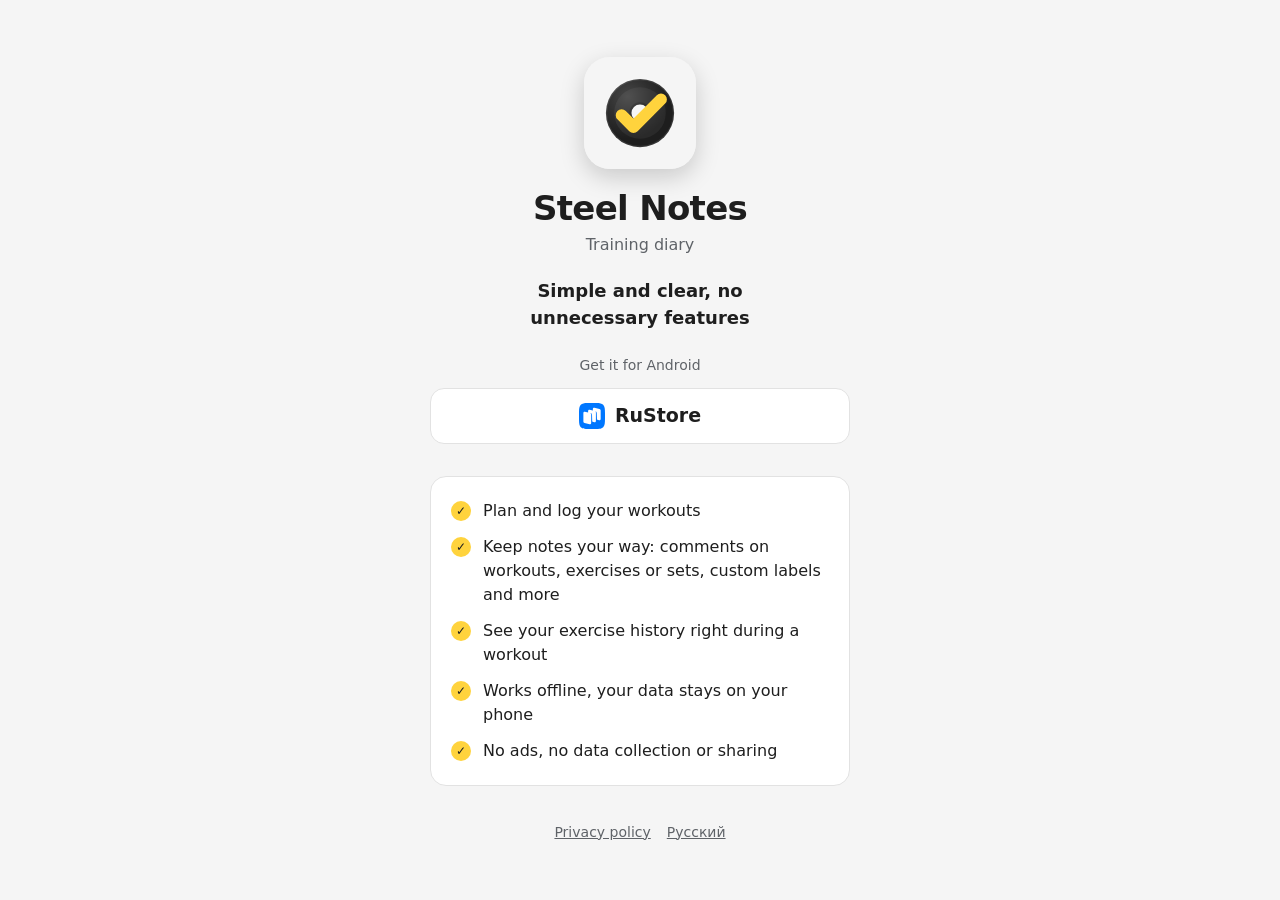
<file: index.html>
<!doctype html>
<html lang="ru"
      data-title-ru="Steel Notes — дневник тренировок"
      data-title-en="Steel Notes — training diary">
<head>
  <meta charset="utf-8">
  <meta name="viewport" content="width=device-width, initial-scale=1">
  <title>Steel Notes — дневник тренировок</title>
  <meta name="description" content="Steel Notes — офлайн-дневник тренировок. Отслеживай, анализируй, улучшай.">
  <meta name="theme-color" content="#f5f5f5" media="(prefers-color-scheme: light)">
  <meta name="theme-color" content="#1e1e1e" media="(prefers-color-scheme: dark)">

  <link rel="icon" href="img/icon.svg" type="image/svg+xml">
  <link rel="icon" href="img/favicon.png" sizes="48x48" type="image/png">
  <link rel="apple-touch-icon" href="img/icon.png">

  <!-- Превью ссылки в мессенджерах -->
  <meta property="og:type" content="website">
  <meta property="og:url" content="https://deniskn.github.io/steelnotes-app/">
  <meta property="og:site_name" content="Steel Notes">
  <meta property="og:title" content="Steel Notes — дневник тренировок">
  <meta property="og:description" content="Отслеживай, анализируй, улучшай — начни вести дневник!">
  <meta property="og:image" content="https://deniskn.github.io/steelnotes-app/img/icon.png">
  <meta property="og:image:width" content="1024">
  <meta property="og:image:height" content="1024">
  <meta name="twitter:card" content="summary">

  <link rel="stylesheet" href="style.css">
  <script src="lang.js"></script>
</head>
<body>
  <main class="landing">
    <img class="app-icon" src="img/icon.svg" width="112" height="112" alt="">

    <h1>Steel Notes</h1>
    <p class="tagline" lang="ru">Дневник тренировок</p>
    <p class="tagline" lang="en">Training diary</p>

    <p class="lead" lang="ru">Простой и понятный, без лишних функций</p>
    <p class="lead" lang="en">Simple and clear, no unnecessary features</p>

    <p class="choose" lang="ru">Скачать для Android</p>
    <p class="choose" lang="en">Get it for Android</p>

    <div class="stores">
      <!-- Скрыто, пока приложения нет в Google Play: убрать атрибут hidden после публикации -->
      <a class="store" href="https://play.google.com/store/apps/details?id=com.bobrovoe.steel_notes" hidden>
        <img src="img/google-play.svg" width="133" height="26" alt="Google Play">
      </a>
      <a class="store" href="https://www.rustore.ru/catalog/app/com.bobrovoe.steel_notes">
        <img src="img/rustore.svg" width="26" height="26" alt="">
        <span>RuStore</span>
      </a>
    </div>

    <ul class="features" lang="ru">
      <li>Планируйте и записывайте тренировки</li>
      <li>Ведите записи по-своему: комментарии к тренировке, упражнению или подходу, собственные метки и не только</li>
      <li>Просматривайте историю упражнения прямо во время тренировки</li>
      <li>Работает без интернета, данные остаются на телефоне</li>
      <li>Нет рекламы, не собирает и не передаёт ваши данные</li>
    </ul>
    <ul class="features" lang="en">
      <li>Plan and log your workouts</li>
      <li>Keep notes your way: comments on workouts, exercises or sets, custom labels and more</li>
      <li>See your exercise history right during a workout</li>
      <li>Works offline, your data stays on your phone</li>
      <li>No ads, no data collection or sharing</li>
    </ul>
  </main>

  <footer class="site-footer">
    <a href="privacy.html" lang="ru">Политика конфиденциальности</a>
    <a href="privacy.html" lang="en">Privacy policy</a>
    <a href="?lang=en" lang="ru">English</a>
    <a href="?lang=ru" lang="en">Русский</a>
  </footer>
</body>
</html>
</file>
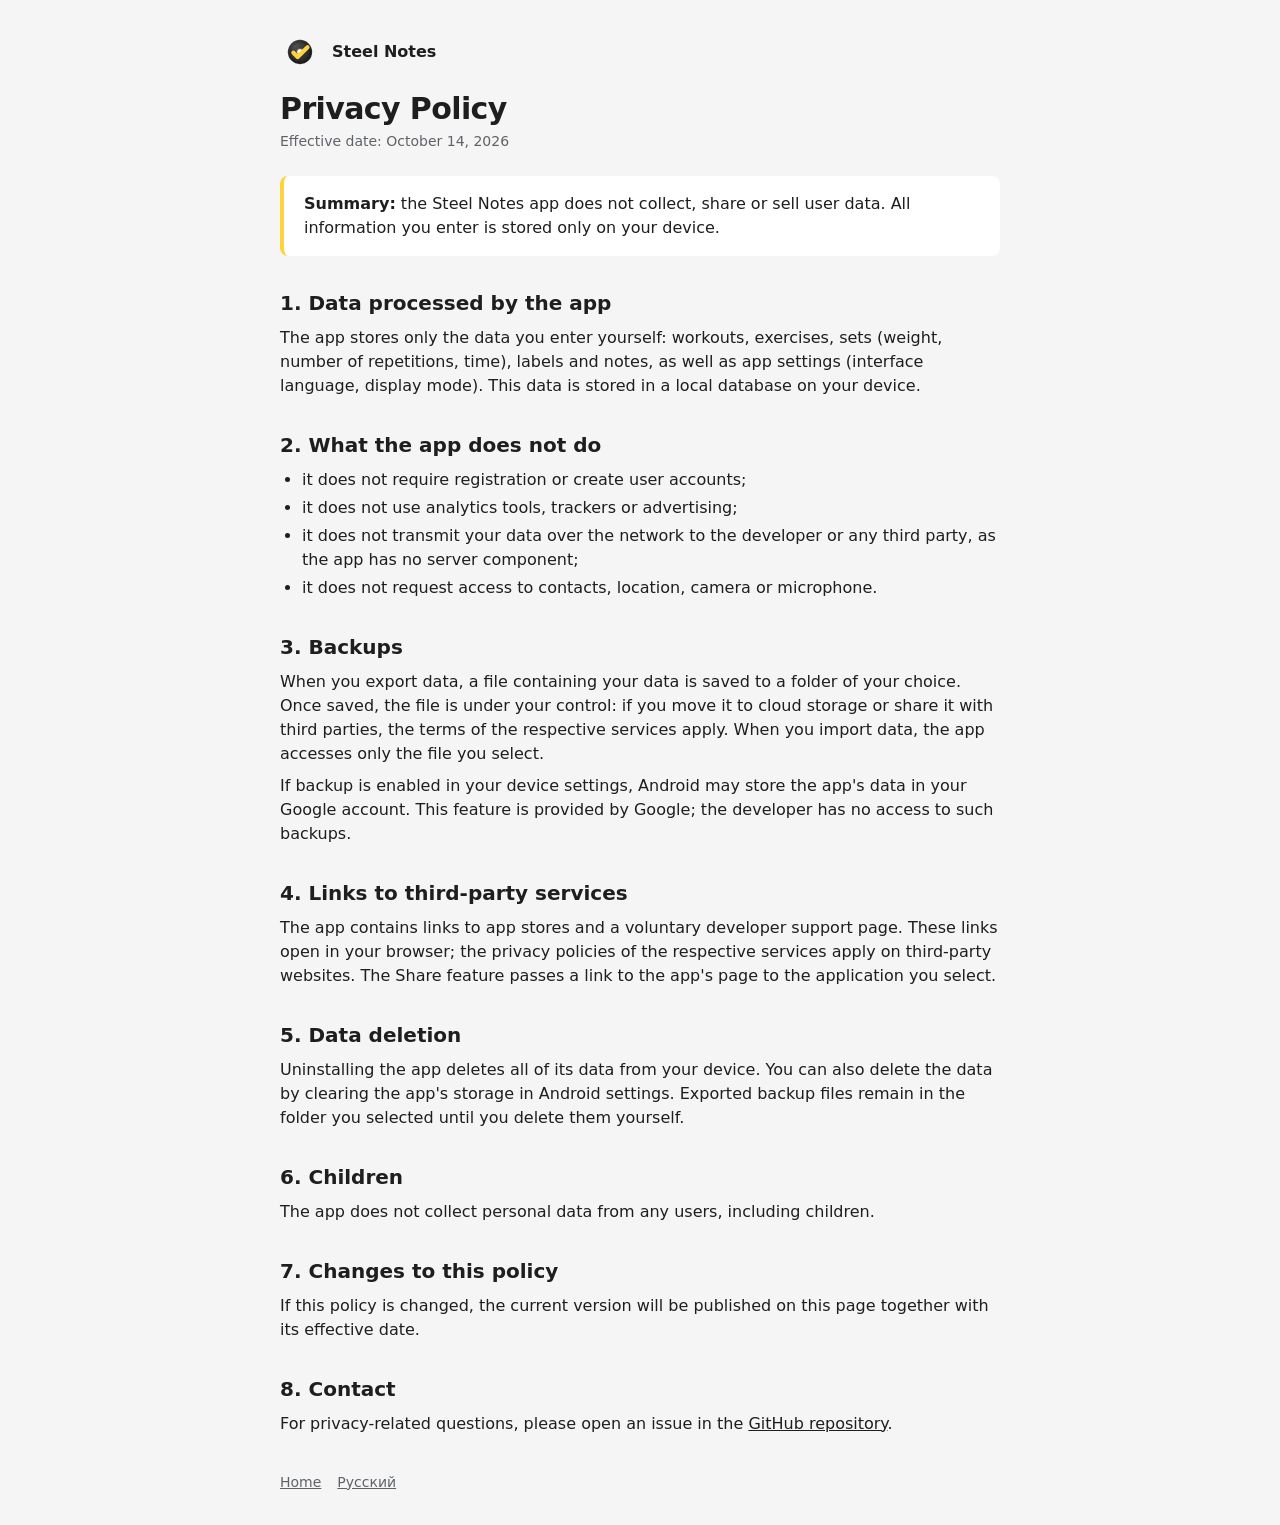
<file: privacy.html>
<!doctype html>
<html lang="ru"
      data-title-ru="Политика конфиденциальности — Steel Notes"
      data-title-en="Privacy Policy — Steel Notes">
<head>
  <meta charset="utf-8">
  <meta name="viewport" content="width=device-width, initial-scale=1">
  <title>Политика конфиденциальности — Steel Notes</title>
  <meta name="description" content="Политика конфиденциальности приложения Steel Notes. Privacy Policy of the Steel Notes app.">
  <meta name="theme-color" content="#f5f5f5" media="(prefers-color-scheme: light)">
  <meta name="theme-color" content="#1e1e1e" media="(prefers-color-scheme: dark)">
  <link rel="icon" href="img/icon.svg" type="image/svg+xml">
  <link rel="icon" href="img/favicon.png" sizes="48x48" type="image/png">
  <link rel="stylesheet" href="style.css">
  <script src="lang.js"></script>
</head>
<body class="doc-page">
  <main class="doc">
    <a class="doc-header" href="./">
      <img src="img/icon.svg" width="40" height="40" alt="">
      <span>Steel Notes</span>
    </a>

    <!-- ===================== RU ===================== -->
    <article lang="ru">
      <h1>Политика конфиденциальности</h1>
      <p class="updated">Дата вступления в силу: 14 октября 2026 г.</p>

      <p class="summary">
        <strong>Кратко:</strong> приложение Steel Notes не собирает, не передаёт и не продаёт
        данные пользователей. Вся вводимая информация хранится исключительно на вашем устройстве.
      </p>

      <h2>1. Обрабатываемые данные</h2>
      <p>
        Приложение хранит только данные, которые вы вводите самостоятельно: тренировки,
        упражнения, подходы (вес, количество повторений, время), метки и комментарии,
        а также настройки приложения (язык интерфейса, режим отображения). Эти данные
        сохраняются в локальной базе данных на вашем устройстве.
      </p>

      <h2>2. Что приложение не делает</h2>
      <ul>
        <li>не требует регистрации и не создаёт учётных записей;</li>
        <li>не использует средства аналитики, трекеры и рекламу;</li>
        <li>не передаёт ваши данные по сети ни разработчику, ни третьим лицам: приложение не имеет серверной части;</li>
        <li>не запрашивает доступ к контактам, геолокации, камере и микрофону.</li>
      </ul>

      <h2>3. Резервные копии</h2>
      <p>
        При экспорте файл с вашими данными сохраняется в выбранную вами папку. После
        сохранения файл находится под вашим контролем: если вы переносите его в облачное
        хранилище или передаёте третьим лицам, на него распространяются правила
        соответствующих сервисов. При импорте приложение получает доступ только к выбранному
        вами файлу.
      </p>
      <p>
        Если в настройках устройства включено резервное копирование, Android может сохранять
        данные приложения в вашем аккаунте Google. Эта функция предоставляется компанией
        Google; разработчик не имеет доступа к таким резервным копиям.
      </p>

      <h2>4. Ссылки на сторонние сервисы</h2>
      <p>
        Приложение содержит ссылки на магазины приложений и страницу добровольной поддержки
        разработчика. Ссылки открываются в браузере; на сторонних ресурсах
        действуют политики конфиденциальности соответствующих сервисов. Функция «Поделиться»
        передаёт ссылку на страницу приложения в выбранную вами программу.
      </p>

      <h2>5. Удаление данных</h2>
      <p>
        При удалении приложения все его данные удаляются с устройства. Данные также можно
        удалить, очистив хранилище приложения в настройках Android. Экспортированные файлы
        резервных копий хранятся в выбранной вами папке до тех пор, пока вы не удалите их
        самостоятельно.
      </p>

      <h2>6. Дети</h2>
      <p>
        Приложение не собирает персональные данные пользователей, в том числе детей.
      </p>

      <h2>7. Изменения политики</h2>
      <p>
        В случае изменения политики актуальная редакция публикуется на этой странице
        с указанием даты вступления в силу.
      </p>

      <h2>8. Контакты</h2>
      <p>
        По вопросам, связанным с конфиденциальностью, обращайтесь через раздел Issues
        <a href="https://github.com/DenisKn/steelnotes-app/issues">репозитория на GitHub</a>.
      </p>
    </article>

    <!-- ===================== EN ===================== -->
    <article lang="en">
      <h1>Privacy Policy</h1>
      <p class="updated">Effective date: October 14, 2026</p>

      <p class="summary">
        <strong>Summary:</strong> the Steel Notes app does not collect, share or sell user data.
        All information you enter is stored only on your device.
      </p>

      <h2>1. Data processed by the app</h2>
      <p>
        The app stores only the data you enter yourself: workouts, exercises, sets (weight,
        number of repetitions, time), labels and notes, as well as app settings (interface
        language, display mode). This data is stored in a local database on your device.
      </p>

      <h2>2. What the app does not do</h2>
      <ul>
        <li>it does not require registration or create user accounts;</li>
        <li>it does not use analytics tools, trackers or advertising;</li>
        <li>it does not transmit your data over the network to the developer or any third party, as the app has no server component;</li>
        <li>it does not request access to contacts, location, camera or microphone.</li>
      </ul>

      <h2>3. Backups</h2>
      <p>
        When you export data, a file containing your data is saved to a folder of your choice.
        Once saved, the file is under your control: if you move it to cloud storage or share it
        with third parties, the terms of the respective services apply. When you import data,
        the app accesses only the file you select.
      </p>
      <p>
        If backup is enabled in your device settings, Android may store the app's data in your
        Google account. This feature is provided by Google; the developer has no access to such
        backups.
      </p>

      <h2>4. Links to third-party services</h2>
      <p>
        The app contains links to app stores and a voluntary developer support page.
        These links open in your browser; the privacy policies of the respective
        services apply on third-party websites. The Share feature passes a link to the app's
        page to the application you select.
      </p>

      <h2>5. Data deletion</h2>
      <p>
        Uninstalling the app deletes all of its data from your device. You can also delete the
        data by clearing the app's storage in Android settings. Exported backup files remain in
        the folder you selected until you delete them yourself.
      </p>

      <h2>6. Children</h2>
      <p>
        The app does not collect personal data from any users, including children.
      </p>

      <h2>7. Changes to this policy</h2>
      <p>
        If this policy is changed, the current version will be published on this page together
        with its effective date.
      </p>

      <h2>8. Contact</h2>
      <p>
        For privacy-related questions, please open an issue in the
        <a href="https://github.com/DenisKn/steelnotes-app/issues">GitHub repository</a>.
      </p>
    </article>

    <footer class="site-footer">
      <a href="./" lang="ru">На главную</a>
      <a href="./" lang="en">Home</a>
      <a href="?lang=en" lang="ru">English</a>
      <a href="?lang=ru" lang="en">Русский</a>
    </footer>
  </main>
</body>
</html>
</file>
<file: style.css>
:root {
  color-scheme: light dark;
  --bg: #f5f5f5;
  --surface: #ffffff;
  --text: #1e1e1e;
  --muted: #5f6368;
  --border: #e2e2e2;
  --accent: #ffd33d;
  --link: #1e1e1e;
}

@media (prefers-color-scheme: dark) {
  :root {
    --bg: #1e1e1e;
    --surface: #2a2a2a;
    --text: #f5f5f5;
    --muted: #a9a9a9;
    --border: #3a3a3a;
    --link: #ffd33d;
  }
}

/* Показываем только блоки текущего языка (см. lang.js). */
html[lang="ru"] [lang="en"],
html[lang="en"] [lang="ru"] {
  display: none !important;
}

* {
  box-sizing: border-box;
}

/* Иначе display: flex у .store перебивает атрибут hidden. */
[hidden] {
  display: none !important;
}

body {
  margin: 0;
  min-height: 100vh;
  display: flex;
  flex-direction: column;
  align-items: center;
  justify-content: center;
  padding: 32px 16px;
  background: var(--bg);
  color: var(--text);
  font: 16px/1.5 system-ui, -apple-system, "Segoe UI", Roboto, "Helvetica Neue", Arial, sans-serif;
  -webkit-text-size-adjust: 100%;
}

a {
  color: var(--link);
}

a:focus-visible {
  outline: 3px solid var(--accent);
  outline-offset: 2px;
  border-radius: 4px;
}

/* ---------- Главная ---------- */

.landing {
  width: 100%;
  max-width: 420px;
  text-align: center;
}

.app-icon {
  display: block;
  width: 112px;
  height: 112px;
  margin: 0 auto;
  border-radius: 26px;
  box-shadow: 0 8px 24px rgba(0, 0, 0, 0.18);
}

h1 {
  margin: 20px 0 0;
  font-size: 34px;
  line-height: 1.15;
  letter-spacing: -0.02em;
}

.tagline {
  margin: 4px 0 0;
  color: var(--muted);
}

.lead {
  margin: 20px 0 0;
  font-size: 18px;
  font-weight: 600;
  text-wrap: balance;
}

.features {
  margin: 32px 0 0;
  padding: 16px 20px;
  list-style: none;
  text-align: left;
  background: var(--surface);
  border: 1px solid var(--border);
  border-radius: 16px;
}

.features li {
  position: relative;
  padding: 6px 0 6px 32px;
}

.features li::before {
  content: "✓";
  position: absolute;
  left: 0;
  top: 8px;
  width: 20px;
  height: 20px;
  border-radius: 50%;
  background: var(--accent);
  color: #1e1e1e;
  font-size: 12px;
  font-weight: 700;
  line-height: 20px;
  text-align: center;
}

.choose {
  margin: 24px 0 12px;
  color: var(--muted);
  font-size: 14px;
}

.stores {
  display: flex;
  flex-direction: column;
  gap: 12px;
}

.store {
  display: flex;
  align-items: center;
  justify-content: center;
  gap: 10px;
  height: 56px;
  border: 1px solid var(--border);
  border-radius: 14px;
  background: #ffffff;
  color: #1e1e1e;
  font-size: 19px;
  font-weight: 600;
  text-decoration: none;
  transition: transform 0.1s ease, box-shadow 0.15s ease;
}

.store:hover {
  box-shadow: 0 4px 14px rgba(0, 0, 0, 0.12);
}

.store:active {
  transform: scale(0.98);
}

.store:focus-visible {
  outline: 3px solid var(--accent);
  outline-offset: 2px;
}

.store img {
  display: block;
  height: 26px;
  width: auto;
}

.site-footer {
  display: flex;
  flex-wrap: wrap;
  justify-content: center;
  gap: 6px 16px;
  margin-top: 36px;
  font-size: 14px;
}

.site-footer a {
  color: var(--muted);
}

/* ---------- Политика конфиденциальности ---------- */

body.doc-page {
  justify-content: flex-start;
}

.doc {
  width: 100%;
  max-width: 720px;
}

.doc-header {
  display: flex;
  align-items: center;
  gap: 12px;
  margin-bottom: 8px;
  color: var(--text);
  font-weight: 600;
  text-decoration: none;
}

.doc-header img {
  width: 40px;
  height: 40px;
  border-radius: 10px;
}

.doc h1 {
  font-size: 30px;
}

.doc .updated {
  margin: 4px 0 0;
  color: var(--muted);
  font-size: 14px;
}

.doc .summary {
  margin: 24px 0 0;
  padding: 16px 20px;
  border-left: 4px solid var(--accent);
  border-radius: 8px;
  background: var(--surface);
}

.doc h2 {
  margin: 32px 0 8px;
  font-size: 20px;
}

.doc p,
.doc ul {
  margin: 8px 0;
}

.doc ul {
  padding-left: 22px;
}

.doc li + li {
  margin-top: 4px;
}

.doc .site-footer {
  justify-content: flex-start;
}
</file>
